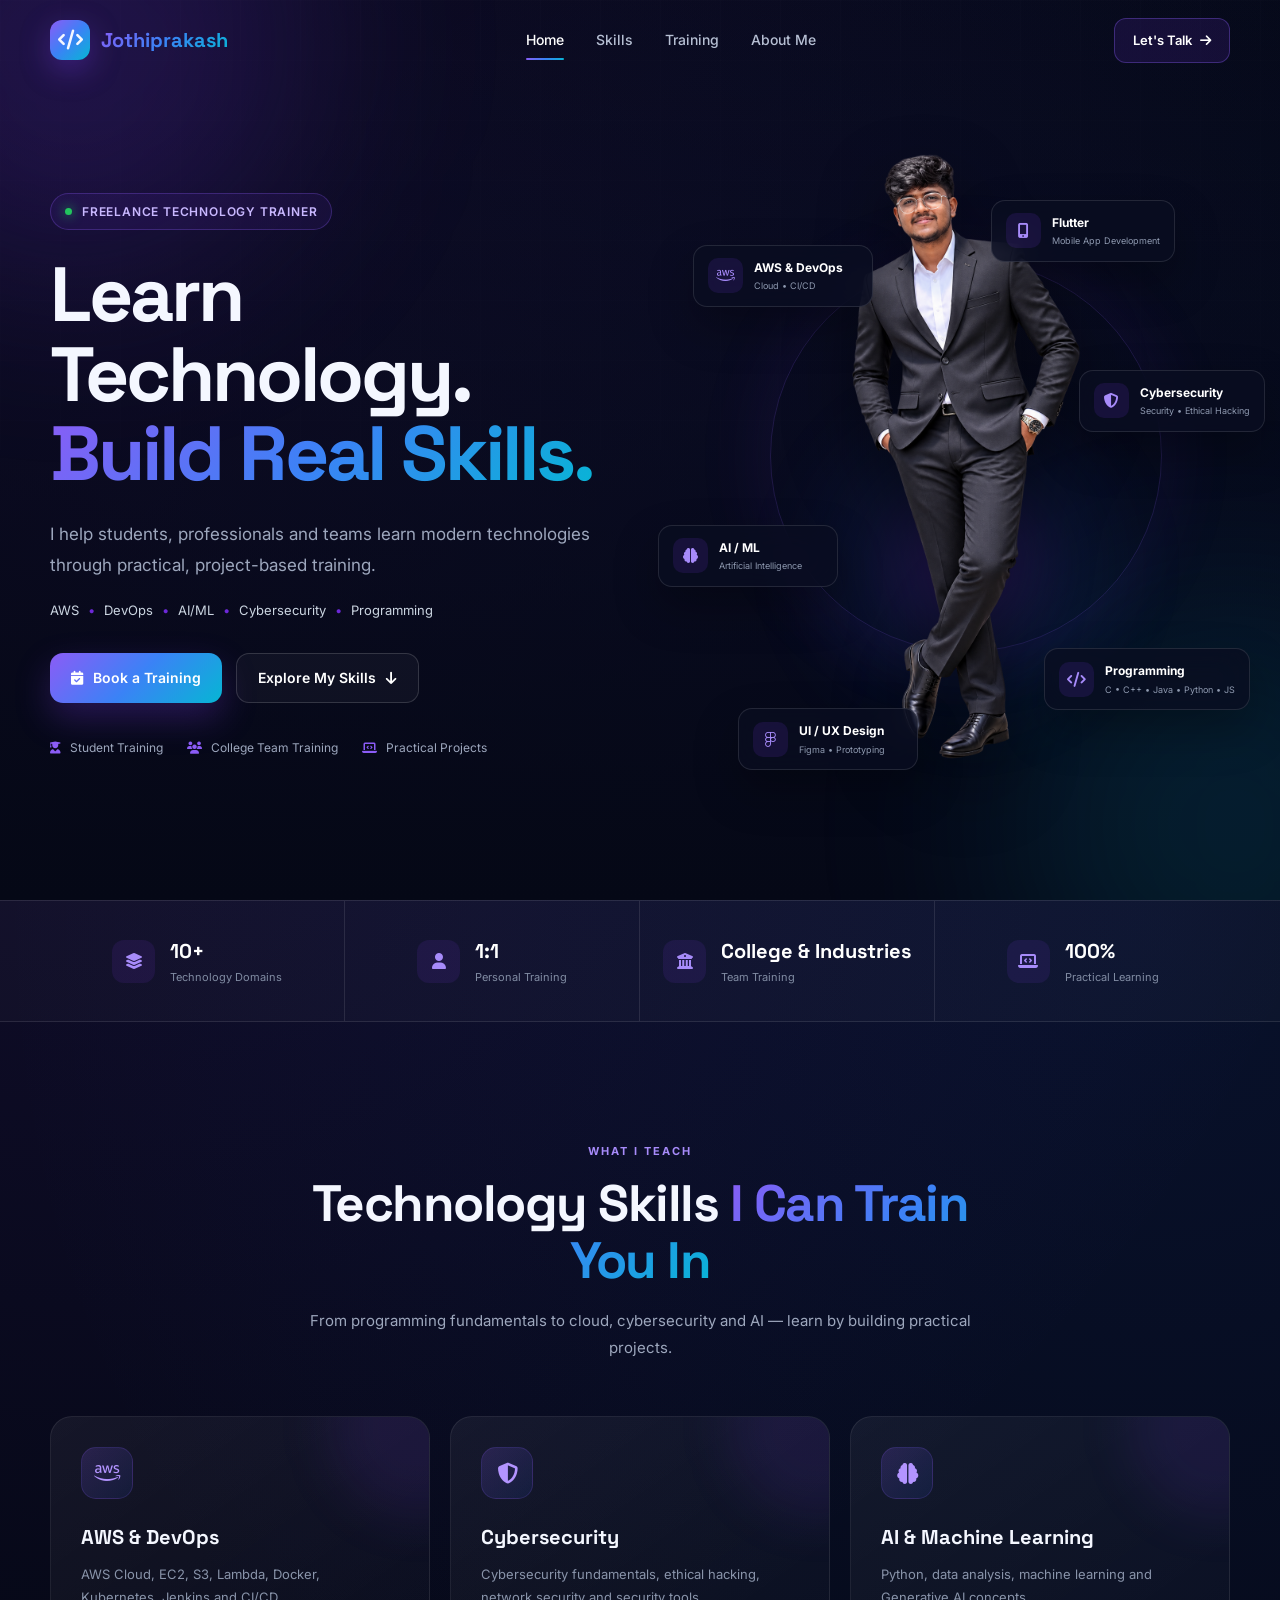
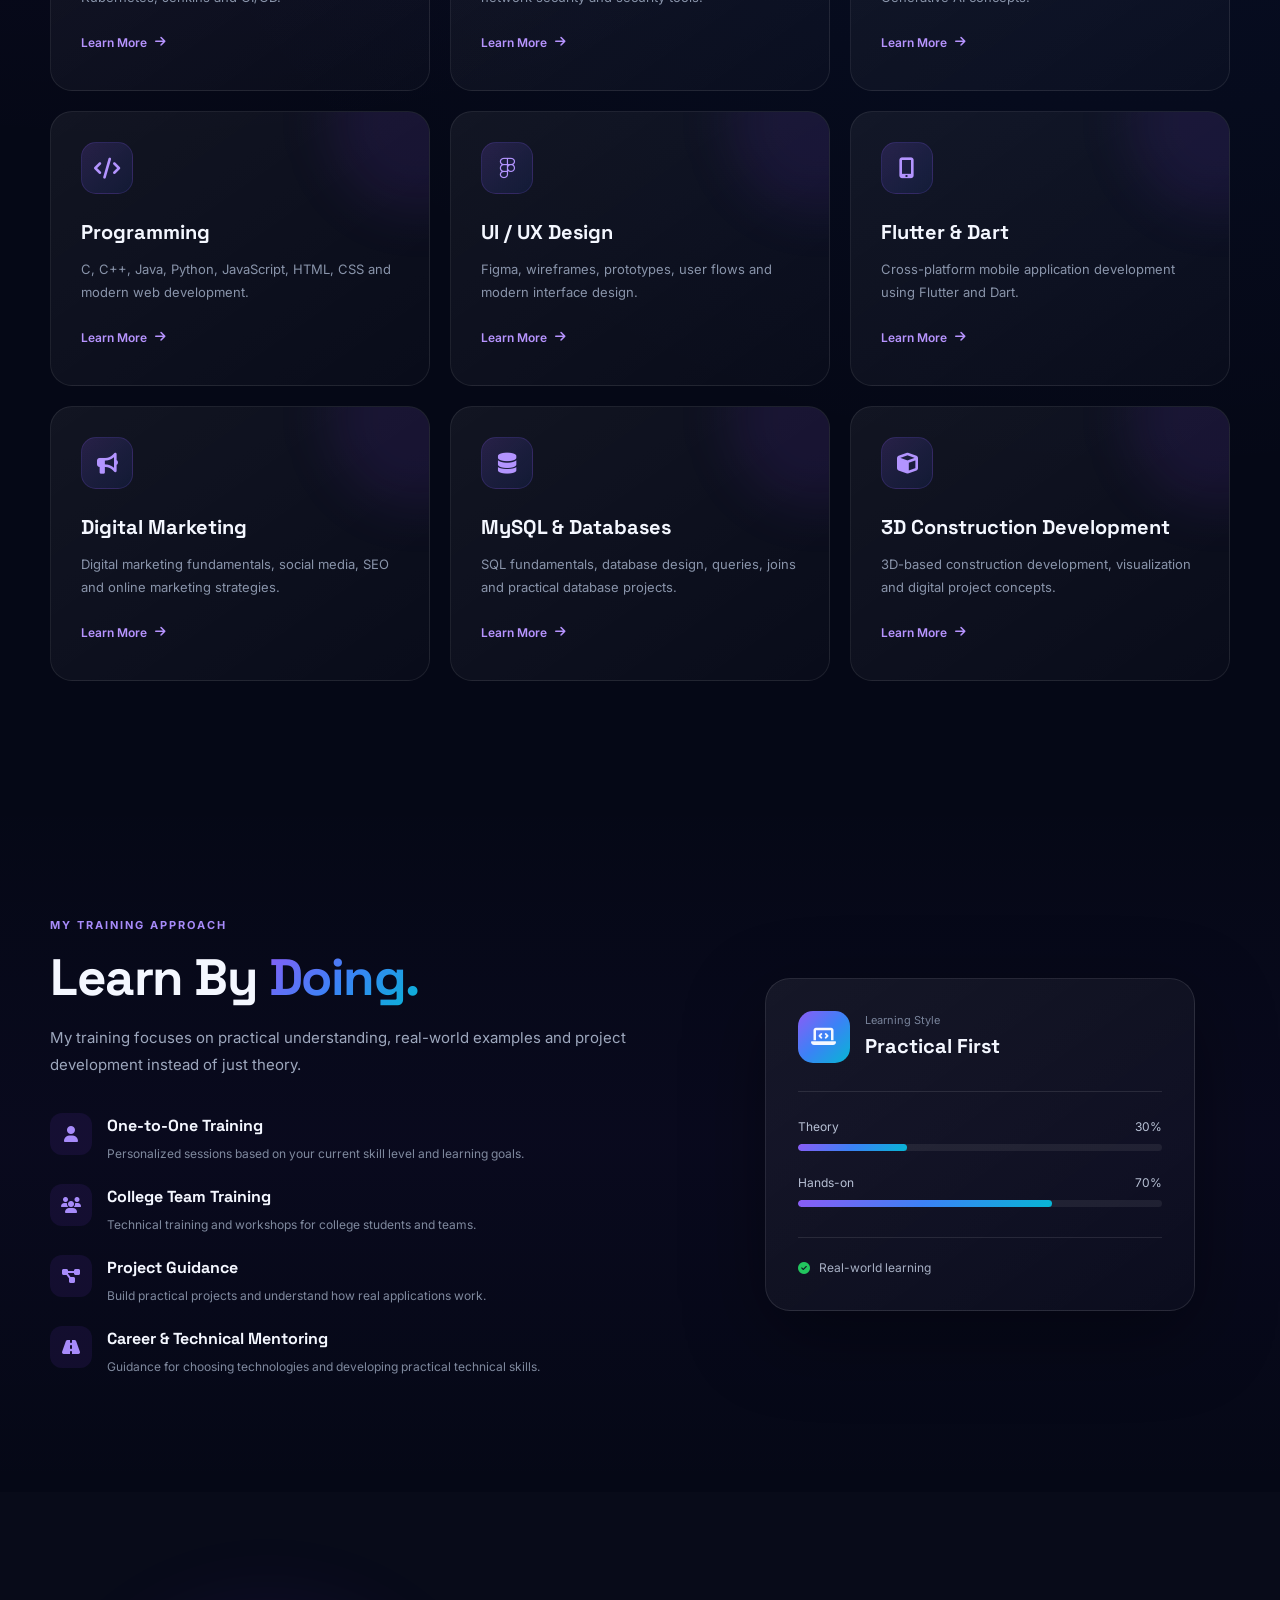
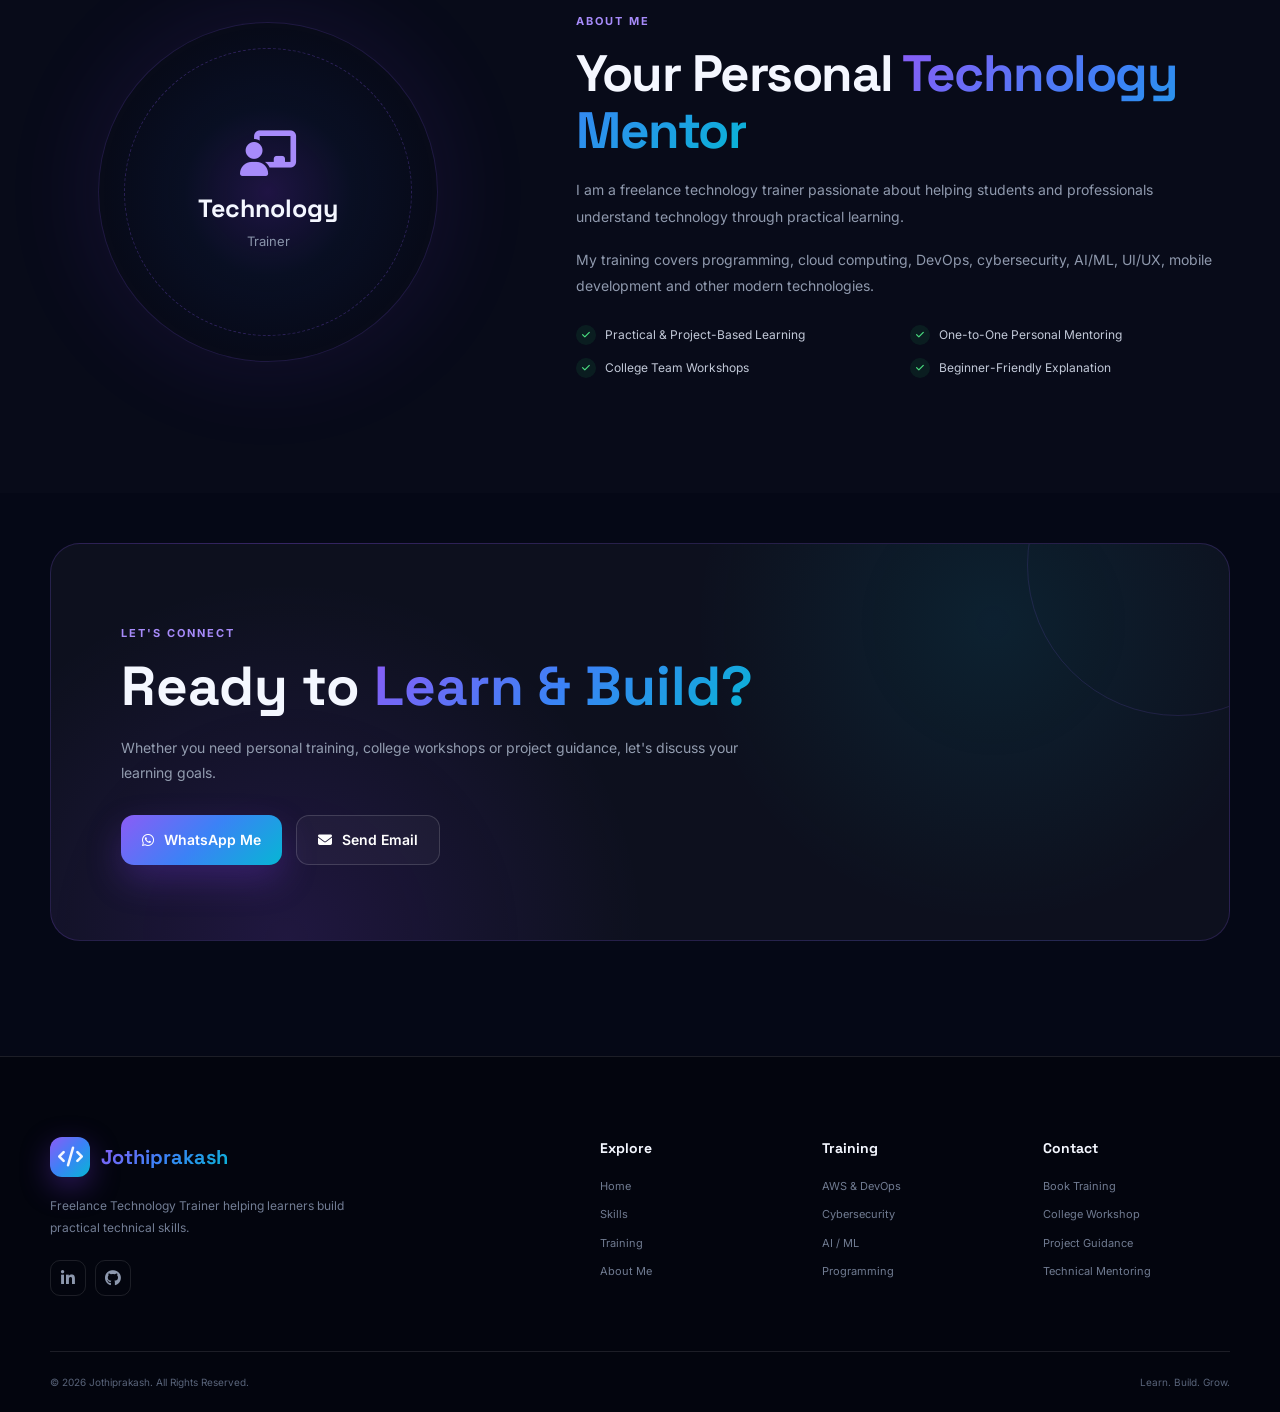
<file: index.html>
<!DOCTYPE html>
<html lang="en">
<head>
    <meta charset="UTF-8">
    <meta name="viewport" content="width=device-width, initial-scale=1.0">

    <title>Jothiprakash | Technology Trainer & Technical Mentor</title>

    <meta
        name="description"
        content="Jothiprakash is a freelance technology trainer offering practical training in AWS, DevOps, AI/ML, Cybersecurity, Programming, UI/UX, Flutter, Digital Marketing and more."
    >

    <meta
        name="keywords"
        content="Jothiprakash, Technology Trainer, Freelance Trainer, AWS Trainer, DevOps Trainer, Cybersecurity Trainer, AI ML Trainer, Python Trainer, Flutter Trainer, UI UX Trainer, Programming Trainer, Chennai"
    >

    <meta name="author" content="Jothiprakash">

    <!-- Google Fonts -->
    <link rel="preconnect" href="https://fonts.googleapis.com">
    <link rel="preconnect" href="https://fonts.gstatic.com" crossorigin>

    <link
        href="https://fonts.googleapis.com/css2?family=Inter:wght@400;500;600;700;800&family=Space+Grotesk:wght@500;600;700&display=swap"
        rel="stylesheet"
    >

    <!-- Font Awesome -->
    <link
        rel="stylesheet"
        href="https://cdnjs.cloudflare.com/ajax/libs/font-awesome/6.5.2/css/all.min.css"
    >

    <!-- Main CSS -->
    <link rel="stylesheet" href="css/styles.css">
</head>

<body>

    <!-- ================= NAVBAR ================= -->

    <header class="navbar">

        <div class="container nav-container">

            <a href="#home" class="logo">

                <span class="logo-icon">
                    <i class="fa-solid fa-code"></i>
                </span>

                <span class="logo-text">
                    Jothiprakash
                </span>

            </a>

            <nav class="nav-links">

                <a href="#home" class="active">
                    Home
                </a>

                <a href="#skills">
                    Skills
                </a>

                <a href="#training">
                    Training
                </a>

                <a href="#about">
                    About Me
                </a>

            </nav>

            <a href="#contact" class="nav-cta">
                Let's Talk
                <i class="fa-solid fa-arrow-right"></i>
            </a>

            <button
                class="menu-toggle"
                aria-label="Toggle Menu"
            >
                <i class="fa-solid fa-bars"></i>
            </button>

        </div>

    </header>


    <!-- ================= HERO ================= -->

    <main>

        <section class="hero" id="home">

            <div class="hero-glow hero-glow-1"></div>
            <div class="hero-glow hero-glow-2"></div>

            <div class="container hero-container">

                <!-- HERO CONTENT -->

                <div class="hero-content">

                    <div class="hero-badge">

                        <span class="badge-dot"></span>

                        Freelance Technology Trainer

                    </div>


                    <h1>

                        Learn Technology.

                        <br>

                        <span class="gradient-text">
                            Build Real Skills.
                        </span>

                    </h1>


                    <p class="hero-description">

                        I help students, professionals and teams
                        learn modern technologies through practical,
                        project-based training.

                    </p>


                    <div class="hero-tech-line">

                        <span>AWS</span>
                        <span>•</span>

                        <span>DevOps</span>
                        <span>•</span>

                        <span>AI/ML</span>
                        <span>•</span>

                        <span>Cybersecurity</span>
                        <span>•</span>

                        <span>Programming</span>

                    </div>


                    <div class="hero-buttons">

                        <a
                            href="#contact"
                            class="btn btn-primary"
                        >

                            <i class="fa-solid fa-calendar-check"></i>

                            Book a Training

                        </a>


                        <a
                            href="#skills"
                            class="btn btn-outline"
                        >

                            Explore My Skills

                            <i class="fa-solid fa-arrow-down"></i>

                        </a>

                    </div>


                    <div class="hero-trust">

                        <div class="trust-item">

                            <i class="fa-solid fa-user-graduate"></i>

                            <span>
                                Student Training
                            </span>

                        </div>


                        <div class="trust-item">

                            <i class="fa-solid fa-users"></i>

                            <span>
                                College Team Training
                            </span>

                        </div>


                        <div class="trust-item">

                            <i class="fa-solid fa-laptop-code"></i>

                            <span>
                                Practical Projects
                            </span>

                        </div>

                    </div>

                </div>


                <!-- HERO VISUAL -->

                <div class="hero-visual">

                    <div class="hero-glow"></div>


                    <!-- Trainer Image -->

                    <div class="tech-core">

                        <div class="tech-core-content">

                            <img
                                src="assets/trainer.png"
                                alt="Jothiprakash - Freelance Technology Trainer"
                                class="trainer-image"
                            >

                        </div>

                    </div>


                    <!-- AWS -->

                    <div class="tech-card tech-card-1">

                        <div class="tech-card-icon aws-icon">

                            <i class="fa-brands fa-aws"></i>

                        </div>

                        <div>

                            <strong>
                                AWS & DevOps
                            </strong>

                            <span>
                                Cloud • CI/CD
                            </span>

                        </div>

                    </div>


                    <!-- Cybersecurity -->

                    <div class="tech-card tech-card-2">

                        <div class="tech-card-icon cyber-icon">

                            <i class="fa-solid fa-shield-halved"></i>

                        </div>

                        <div>

                            <strong>
                                Cybersecurity
                            </strong>

                            <span>
                                Security • Ethical Hacking
                            </span>

                        </div>

                    </div>


                    <!-- AI -->

                    <div class="tech-card tech-card-3">

                        <div class="tech-card-icon ai-icon">

                            <i class="fa-solid fa-brain"></i>

                        </div>

                        <div>

                            <strong>
                                AI / ML
                            </strong>

                            <span>
                                Artificial Intelligence
                            </span>

                        </div>

                    </div>


                    <!-- Programming -->

                    <div class="tech-card tech-card-4">

                        <div class="tech-card-icon code-icon">

                            <i class="fa-solid fa-code"></i>

                        </div>

                        <div>

                            <strong>
                                Programming
                            </strong>

                            <span>
                                C • C++ • Java • Python • JS
                            </span>

                        </div>

                    </div>


                    <!-- UI UX -->

                    <div class="tech-card tech-card-5">

                        <div class="tech-card-icon design-icon">

                            <i class="fa-brands fa-figma"></i>

                        </div>

                        <div>

                            <strong>
                                UI / UX Design
                            </strong>

                            <span>
                                Figma • Prototyping
                            </span>

                        </div>

                    </div>


                    <!-- Flutter -->

                    <div class="tech-card tech-card-6">

                        <div class="tech-card-icon mobile-icon">

                            <i class="fa-solid fa-mobile-screen-button"></i>

                        </div>

                        <div>

                            <strong>
                                Flutter
                            </strong>

                            <span>
                                Mobile App Development
                            </span>

                        </div>

                    </div>

                </div>

            </div>

        </section>


        <!-- ================= STATS ================= -->

        <section class="stats">

            <div class="container stats-container">

                <div class="stat-item">

                    <div class="stat-icon">
                        <i class="fa-solid fa-layer-group"></i>
                    </div>

                    <div>

                        <div class="stat-number">
                            10+
                        </div>

                        <div class="stat-label">
                            Technology Domains
                        </div>

                    </div>

                </div>


                <div class="stat-item">

                    <div class="stat-icon">
                        <i class="fa-solid fa-user"></i>
                    </div>

                    <div>

                        <div class="stat-number">
                            1:1
                        </div>

                        <div class="stat-label">
                            Personal Training
                        </div>

                    </div>

                </div>


                <div class="stat-item">

                    <div class="stat-icon">
                        <i class="fa-solid fa-building-columns"></i>
                    </div>

                    <div>

                        <div class="stat-number">
                            College & Industries
                        </div>

                        <div class="stat-label">
                            Team Training
                        </div>

                    </div>

                </div>


                <div class="stat-item">

                    <div class="stat-icon">
                        <i class="fa-solid fa-laptop-code"></i>
                    </div>

                    <div>

                        <div class="stat-number">
                            100%
                        </div>

                        <div class="stat-label">
                            Practical Learning
                        </div>

                    </div>

                </div>

            </div>

        </section>


        <!-- ================= SKILLS ================= -->

        <section class="section" id="skills">

            <div class="container">

                <div class="section-header">

                    <span class="section-tag">
                        WHAT I TEACH
                    </span>

                    <h2 class="section-title">

                        Technology Skills

                        <span class="gradient-text">
                            I Can Train You In
                        </span>

                    </h2>

                    <p class="section-description">

                        From programming fundamentals to cloud,
                        cybersecurity and AI — learn by building
                        practical projects.

                    </p>

                </div>


                <div class="course-grid">


                    <!-- AWS -->

                    <div class="course-card">

                        <div class="course-icon">
                            <i class="fa-brands fa-aws"></i>
                        </div>

                        <h3>
                            AWS & DevOps
                        </h3>

                        <p>
                            AWS Cloud, EC2, S3, Lambda,
                            Docker, Kubernetes, Jenkins and CI/CD.
                        </p>

                        <a href="#contact" class="course-link">

                            Learn More

                            <i class="fa-solid fa-arrow-right"></i>

                        </a>

                    </div>


                    <!-- Cybersecurity -->

                    <div class="course-card">

                        <div class="course-icon">
                            <i class="fa-solid fa-shield-halved"></i>
                        </div>

                        <h3>
                            Cybersecurity
                        </h3>

                        <p>
                            Cybersecurity fundamentals,
                            ethical hacking, network security
                            and security tools.
                        </p>

                        <a href="#contact" class="course-link">

                            Learn More

                            <i class="fa-solid fa-arrow-right"></i>

                        </a>

                    </div>


                    <!-- AI ML -->

                    <div class="course-card">

                        <div class="course-icon">
                            <i class="fa-solid fa-brain"></i>
                        </div>

                        <h3>
                            AI & Machine Learning
                        </h3>

                        <p>
                            Python, data analysis,
                            machine learning and
                            Generative AI concepts.
                        </p>

                        <a href="#contact" class="course-link">

                            Learn More

                            <i class="fa-solid fa-arrow-right"></i>

                        </a>

                    </div>


                    <!-- Programming -->

                    <div class="course-card">

                        <div class="course-icon">
                            <i class="fa-solid fa-code"></i>
                        </div>

                        <h3>
                            Programming
                        </h3>

                        <p>
                            C, C++, Java, Python,
                            JavaScript, HTML, CSS and
                            modern web development.
                        </p>

                        <a href="#contact" class="course-link">

                            Learn More

                            <i class="fa-solid fa-arrow-right"></i>

                        </a>

                    </div>


                    <!-- UI UX -->

                    <div class="course-card">

                        <div class="course-icon">
                            <i class="fa-brands fa-figma"></i>
                        </div>

                        <h3>
                            UI / UX Design
                        </h3>

                        <p>
                            Figma, wireframes, prototypes,
                            user flows and modern
                            interface design.
                        </p>

                        <a href="#contact" class="course-link">

                            Learn More

                            <i class="fa-solid fa-arrow-right"></i>

                        </a>

                    </div>


                    <!-- Flutter -->

                    <div class="course-card">

                        <div class="course-icon">
                            <i class="fa-solid fa-mobile-screen-button"></i>
                        </div>

                        <h3>
                            Flutter & Dart
                        </h3>

                        <p>
                            Cross-platform mobile application
                            development using Flutter and Dart.
                        </p>

                        <a href="#contact" class="course-link">

                            Learn More

                            <i class="fa-solid fa-arrow-right"></i>

                        </a>

                    </div>


                    <!-- Digital Marketing -->

                    <div class="course-card">

                        <div class="course-icon">
                            <i class="fa-solid fa-bullhorn"></i>
                        </div>

                        <h3>
                            Digital Marketing
                        </h3>

                        <p>
                            Digital marketing fundamentals,
                            social media, SEO and
                            online marketing strategies.
                        </p>

                        <a href="#contact" class="course-link">

                            Learn More

                            <i class="fa-solid fa-arrow-right"></i>

                        </a>

                    </div>


                    <!-- MySQL -->

                    <div class="course-card">

                        <div class="course-icon">
                            <i class="fa-solid fa-database"></i>
                        </div>

                        <h3>
                            MySQL & Databases
                        </h3>

                        <p>
                            SQL fundamentals, database design,
                            queries, joins and practical
                            database projects.
                        </p>

                        <a href="#contact" class="course-link">

                            Learn More

                            <i class="fa-solid fa-arrow-right"></i>

                        </a>

                    </div>


                    <!-- 3D -->

                    <div class="course-card">

                        <div class="course-icon">
                            <i class="fa-solid fa-cube"></i>
                        </div>

                        <h3>
                            3D Construction Development
                        </h3>

                        <p>
                            3D-based construction development,
                            visualization and digital project
                            concepts.
                        </p>

                        <a href="#contact" class="course-link">

                            Learn More

                            <i class="fa-solid fa-arrow-right"></i>

                        </a>

                    </div>

                </div>

            </div>

        </section>


        <!-- ================= TRAINING ================= -->

        <section class="section training" id="training">

            <div class="container training-container">

                <div class="training-content">

                    <span class="section-tag">
                        MY TRAINING APPROACH
                    </span>

                    <h2 class="section-title">

                        Learn By

                        <span class="gradient-text">
                            Doing.
                        </span>

                    </h2>

                    <p class="section-description">

                        My training focuses on practical understanding,
                        real-world examples and project development
                        instead of just theory.

                    </p>


                    <div class="training-list">


                        <div class="training-item">

                            <div class="training-item-icon">
                                <i class="fa-solid fa-user"></i>
                            </div>

                            <div>

                                <h4>
                                    One-to-One Training
                                </h4>

                                <p>
                                    Personalized sessions based
                                    on your current skill level
                                    and learning goals.
                                </p>

                            </div>

                        </div>


                        <div class="training-item">

                            <div class="training-item-icon">
                                <i class="fa-solid fa-users"></i>
                            </div>

                            <div>

                                <h4>
                                    College Team Training
                                </h4>

                                <p>
                                    Technical training and
                                    workshops for college
                                    students and teams.
                                </p>

                            </div>

                        </div>


                        <div class="training-item">

                            <div class="training-item-icon">
                                <i class="fa-solid fa-diagram-project"></i>
                            </div>

                            <div>

                                <h4>
                                    Project Guidance
                                </h4>

                                <p>
                                    Build practical projects
                                    and understand how real
                                    applications work.
                                </p>

                            </div>

                        </div>


                        <div class="training-item">

                            <div class="training-item-icon">
                                <i class="fa-solid fa-road"></i>
                            </div>

                            <div>

                                <h4>
                                    Career & Technical Mentoring
                                </h4>

                                <p>
                                    Guidance for choosing
                                    technologies and developing
                                    practical technical skills.
                                </p>

                            </div>

                        </div>

                    </div>

                </div>


                <div class="training-visual">

                    <div class="training-card">

                        <div class="training-card-header">

                            <div class="training-card-icon">
                                <i class="fa-solid fa-laptop-code"></i>
                            </div>

                            <div>

                                <span>
                                    Learning Style
                                </span>

                                <h3>
                                    Practical First
                                </h3>

                            </div>

                        </div>


                        <div class="progress-item">

                            <div class="progress-info">

                                <span>
                                    Theory
                                </span>

                                <span>
                                    30%
                                </span>

                            </div>

                            <div class="progress-bar">

                                <div
                                    class="progress-fill"
                                    style="width:30%"
                                ></div>

                            </div>

                        </div>


                        <div class="progress-item">

                            <div class="progress-info">

                                <span>
                                    Hands-on
                                </span>

                                <span>
                                    70%
                                </span>

                            </div>

                            <div class="progress-bar">

                                <div
                                    class="progress-fill"
                                    style="width:70%"
                                ></div>

                            </div>

                        </div>


                        <div class="training-card-bottom">

                            <i class="fa-solid fa-circle-check"></i>

                            Real-world learning

                        </div>

                    </div>

                </div>

            </div>

        </section>


        <!-- ================= ABOUT ================= -->

        <section class="section about" id="about">

            <div class="container about-container">

                <div class="about-visual">

                    <div class="about-circle">

                        <div class="about-circle-content">

                            <i class="fa-solid fa-chalkboard-user"></i>

                            <strong>
                                Technology
                            </strong>

                            <span>
                                Trainer
                            </span>

                        </div>

                    </div>

                </div>


                <div class="about-content">

                    <span class="section-tag">
                        ABOUT ME
                    </span>

                    <h2 class="section-title">

                        Your Personal

                        <span class="gradient-text">
                            Technology Mentor
                        </span>

                    </h2>

                    <p>
                        I am a freelance technology trainer passionate
                        about helping students and professionals
                        understand technology through practical learning.
                    </p>

                    <p>
                        My training covers programming, cloud computing,
                        DevOps, cybersecurity, AI/ML, UI/UX, mobile
                        development and other modern technologies.
                    </p>


                    <div class="about-features">


                        <div class="about-feature">

                            <i class="fa-solid fa-check"></i>

                            <span>
                                Practical & Project-Based Learning
                            </span>

                        </div>


                        <div class="about-feature">

                            <i class="fa-solid fa-check"></i>

                            <span>
                                One-to-One Personal Mentoring
                            </span>

                        </div>


                        <div class="about-feature">

                            <i class="fa-solid fa-check"></i>

                            <span>
                                College Team Workshops
                            </span>

                        </div>


                        <div class="about-feature">

                            <i class="fa-solid fa-check"></i>

                            <span>
                                Beginner-Friendly Explanation
                            </span>

                        </div>

                    </div>

                </div>

            </div>

        </section>


        <!-- ================= CONTACT CTA ================= -->

        <section class="section cta" id="contact">

            <div class="container">

                <div class="cta-box">

                    <div class="cta-content">

                        <span class="section-tag">
                            LET'S CONNECT
                        </span>

                        <h2>

                            Ready to

                            <span class="gradient-text">
                                Learn & Build?
                            </span>

                        </h2>

                        <p>

                            Whether you need personal training,
                            college workshops or project guidance,
                            let's discuss your learning goals.

                        </p>


                        <div class="hero-buttons">


                            <!-- WhatsApp -->

                            <a
                                href="https://wa.me/917305708721?text=Hi%2C%20I%20am%20interested%20in%20your%20technology%20training."
                                target="_blank"
                                rel="noopener noreferrer"
                                class="btn btn-primary"
                            >

                                <i class="fa-brands fa-whatsapp"></i>

                                WhatsApp Me

                            </a>


                            <!-- Gmail -->

                            <a
                                href="https://mail.google.com/mail/?view=cm&fs=1&to=jothiprakash.jaganathan@gmail.com&su=Training%20Enquiry&body=Hi%20Jothiprakash%2C%0A%0AI%20am%20interested%20in%20your%20technology%20training."
                                target="_blank"
                                rel="noopener noreferrer"
                                class="btn btn-outline"
                            >

                                <i class="fa-solid fa-envelope"></i>

                                Send Email

                            </a>

                        </div>

                    </div>

                </div>

            </div>

        </section>

    </main>


    <!-- ================= FOOTER ================= -->

    <footer class="footer">

        <div class="container footer-container">

            <div class="footer-brand">

                <a href="#home" class="logo">

                    <span class="logo-icon">
                        <i class="fa-solid fa-code"></i>
                    </span>

                    <span class="logo-text">
                        Jothiprakash
                    </span>

                </a>

                <p>
                    Freelance Technology Trainer
                    helping learners build practical
                    technical skills.
                </p>


                <div class="social-links">

                    <a
                        href="https://www.linkedin.com/"
                        target="_blank"
                        rel="noopener noreferrer"
                        aria-label="LinkedIn"
                    >
                        <i class="fa-brands fa-linkedin-in"></i>
                    </a>

                    <a
                        href="https://github.com/"
                        target="_blank"
                        rel="noopener noreferrer"
                        aria-label="GitHub"
                    >
                        <i class="fa-brands fa-github"></i>
                    </a>

                </div>

            </div>


            <div class="footer-links">

                <div>

                    <h4>
                        Explore
                    </h4>

                    <a href="#home">
                        Home
                    </a>

                    <a href="#skills">
                        Skills
                    </a>

                    <a href="#training">
                        Training
                    </a>

                    <a href="#about">
                        About Me
                    </a>

                </div>


                <div>

                    <h4>
                        Training
                    </h4>

                    <a href="#skills">
                        AWS & DevOps
                    </a>

                    <a href="#skills">
                        Cybersecurity
                    </a>

                    <a href="#skills">
                        AI / ML
                    </a>

                    <a href="#skills">
                        Programming
                    </a>

                </div>


                <div>

                    <h4>
                        Contact
                    </h4>

                    <a href="#contact">
                        Book Training
                    </a>

                    <a href="#contact">
                        College Workshop
                    </a>

                    <a href="#contact">
                        Project Guidance
                    </a>

                    <a href="#contact">
                        Technical Mentoring
                    </a>

                </div>

            </div>

        </div>


        <div class="container footer-bottom">

            <p>
                ©
                <span id="currentYear"></span>
                Jothiprakash. All Rights Reserved.
            </p>

            <p>
                Learn. Build. Grow.
            </p>

        </div>

    </footer>


    <!-- JavaScript -->

    <script src="js/scripts.js"></script>

</body>
</html>
</file>
<file: css/styles.css>
/* =========================================================
   PERSONAL TECHNOLOGY TRAINER WEBSITE
   STYLE.CSS
   ========================================================= */


/* ================= ROOT ================= */

:root {

    --bg: #050816;
    --bg-secondary: #080d1f;
    --card: rgba(255, 255, 255, 0.055);

    --white: #ffffff;
    --text: #f4f7ff;
    --muted: #9da7bd;

    --primary: #7c3aed;
    --primary-light: #a855f7;
    --blue: #2563eb;
    --cyan: #06b6d4;

    --border: rgba(255, 255, 255, 0.10);

    --gradient:
        linear-gradient(
            135deg,
            #8b5cf6,
            #3b82f6,
            #06b6d4
        );

    --container: 1180px;

    --shadow:
        0 25px 80px rgba(0, 0, 0, 0.35);

    --transition:
        all 0.35s ease;

}


/* ================= RESET ================= */

* {

    margin: 0;
    padding: 0;

    box-sizing: border-box;

}


html {

    scroll-behavior: smooth;

}


body {

    font-family: "Inter", sans-serif;

    background:
        radial-gradient(
            circle at 10% 10%,
            rgba(124, 58, 237, 0.12),
            transparent 30%
        ),
        radial-gradient(
            circle at 90% 20%,
            rgba(37, 99, 235, 0.10),
            transparent 30%
        ),
        var(--bg);

    color: var(--text);

    line-height: 1.6;

    overflow-x: hidden;

}


a {

    text-decoration: none;

    color: inherit;

}


button {

    font-family: inherit;

}


img {

    max-width: 100%;

    display: block;

}


/* ================= CONTAINER ================= */

.container {

    width: min(
        calc(100% - 40px),
        var(--container)
    );

    margin: auto;

}


/* =========================================================
   NAVBAR
   ========================================================= */

.navbar {

    position: fixed;

    top: 0;
    left: 0;

    width: 100%;

    z-index: 999;

    padding: 18px 0;

    border-bottom:
        1px solid transparent;

    transition: var(--transition);

}


.navbar.scrolled {

    background:
        rgba(5, 8, 22, 0.82);

    backdrop-filter: blur(20px);

    border-color: var(--border);

    padding: 13px 0;

}


.nav-container {

    display: flex;

    align-items: center;

    justify-content: space-between;

    gap: 30px;

}


/* ================= LOGO ================= */

.logo {

    display: flex;

    align-items: center;

    gap: 11px;

    font-family: "Space Grotesk", sans-serif;

    font-weight: 700;

    font-size: 20px;

    white-space: nowrap;

}


.logo-icon {

    width: 40px;
    height: 40px;

    display: grid;

    place-items: center;

    border-radius: 12px;

    background: var(--gradient);

    box-shadow:
        0 10px 30px rgba(124, 58, 237, 0.35);

}


.logo-text {
    background: var(--gradient);

    background-clip: text;
    -webkit-background-clip: text;

    -webkit-text-fill-color: transparent;
}

/* ================= NAV LINKS ================= */

.nav-links {

    display: flex;

    align-items: center;

    gap: 32px;

}


.nav-links a {

    position: relative;

    color: #b7c0d4;

    font-size: 14px;

    font-weight: 500;

    transition: var(--transition);

}


.nav-links a:hover,
.nav-links a.active {

    color: white;

}


.nav-links a::after {

    content: "";

    position: absolute;

    left: 0;
    bottom: -8px;

    width: 0;
    height: 2px;

    border-radius: 20px;

    background: var(--gradient);

    transition: width 0.3s ease;

}


.nav-links a:hover::after,
.nav-links a.active::after {

    width: 100%;

}


/* ================= NAV CTA ================= */

.nav-cta {

    display: flex;

    align-items: center;

    gap: 8px;

    padding: 11px 18px;

    border-radius: 12px;

    background:
        rgba(124, 58, 237, 0.13);

    border: 1px solid
        rgba(139, 92, 246, 0.35);

    color: white;

    font-size: 13px;

    font-weight: 600;

    transition: var(--transition);

}


.nav-cta:hover {

    transform: translateY(-2px);

    background:
        rgba(124, 58, 237, 0.25);

    box-shadow:
        0 10px 30px
        rgba(124, 58, 237, 0.22);

}


/* ================= MOBILE MENU ================= */

.menu-toggle {

    display: none;

    width: 42px;
    height: 42px;

    border: 1px solid var(--border);

    border-radius: 10px;

    background:
        rgba(255, 255, 255, 0.05);

    color: white;

    cursor: pointer;

    font-size: 18px;

}


/* =========================================================
   HERO
   ========================================================= */

.hero {

    position: relative;

    min-height: 100vh;

    padding:
        150px 0
        100px;

    display: flex;

    align-items: center;

    overflow: hidden;

    background:
        linear-gradient(
            180deg,
            rgba(5, 8, 22, 0.2),
            rgba(5, 8, 22, 1)
        );

}


/* ================= HERO GRID ================= */

.hero::before {

    content: "";

    position: absolute;

    inset: 0;

    opacity: 0.25;

    background-image:

        linear-gradient(
            rgba(255,255,255,0.035) 1px,
            transparent 1px
        ),

        linear-gradient(
            90deg,
            rgba(255,255,255,0.035) 1px,
            transparent 1px
        );

    background-size: 60px 60px;

    mask-image:
        linear-gradient(
            to bottom,
            black,
            transparent
        );

}


/* ================= GLOWS ================= */

.hero-glow {

    position: absolute;

    width: 450px;
    height: 450px;

    border-radius: 50%;

    filter: blur(100px);

    pointer-events: none;

}


.hero-glow-1 {

    top: -180px;
    left: -150px;

    background:
        rgba(124, 58, 237, 0.18);

}


.hero-glow-2 {

    right: -180px;
    bottom: -150px;

    background:
        rgba(6, 182, 212, 0.12);

}


/* ================= HERO CONTAINER ================= */

.hero-container {

    position: relative;

    z-index: 2;

    display: grid;

    grid-template-columns:
        1.05fr
        0.95fr;

    align-items: center;

    gap: 70px;

}


/* ================= HERO CONTENT ================= */

.hero-content {

    max-width: 680px;

}


.hero-badge {

    display: inline-flex;

    align-items: center;

    gap: 10px;

    padding: 8px 14px;

    margin-bottom: 25px;

    border-radius: 100px;

    border:
        1px solid
        rgba(139, 92, 246, 0.28);

    background:
        rgba(124, 58, 237, 0.09);

    color: #c9b8ff;

    font-size: 12px;

    font-weight: 600;

    text-transform: uppercase;

    letter-spacing: 0.8px;

}


.badge-dot {

    width: 7px;
    height: 7px;

    border-radius: 50%;

    background: #22c55e;

    box-shadow:
        0 0 12px #22c55e;

}


.hero h1 {

    font-family: "Space Grotesk", sans-serif;

    font-size: clamp(
        46px,
        6vw,
        78px
    );

    line-height: 1.04;

    letter-spacing: -3px;

    margin-bottom: 25px;

}


.gradient-text {

    background: var(--gradient);

    -webkit-background-clip: text;

    -webkit-text-fill-color: transparent;

    background-clip: text;

}


.hero-description {

    max-width: 620px;

    color: var(--muted);

    font-size: 17px;

    line-height: 1.8;

    margin-bottom: 20px;

}


/* ================= HERO TECHNOLOGY LINE ================= */

.hero-tech-line {

    display: flex;

    flex-wrap: wrap;

    align-items: center;

    gap: 9px;

    color: #cbd5e1;

    font-size: 13px;

    margin-bottom: 32px;

}


.hero-tech-line span:nth-child(even) {

    color: #6d28d9;

}


/* ================= HERO BUTTONS ================= */

.hero-buttons {

    display: flex;

    align-items: center;

    flex-wrap: wrap;

    gap: 14px;

}


.btn {

    display: inline-flex;

    align-items: center;

    justify-content: center;

    gap: 10px;

    min-height: 50px;

    padding:
        0 21px;

    border-radius: 13px;

    font-size: 14px;

    font-weight: 600;

    transition: var(--transition);

}


.btn-primary {

    color: white;

    background: var(--gradient);

    box-shadow:
        0 15px 35px
        rgba(124, 58, 237, 0.27);

}


.btn-primary:hover {

    transform: translateY(-3px);

    box-shadow:
        0 20px 45px
        rgba(124, 58, 237, 0.38);

}


.btn-outline {

    border:
        1px solid
        rgba(255,255,255,0.15);

    background:
        rgba(255,255,255,0.035);

    color: white;

}


.btn-outline:hover {

    border-color:
        rgba(139, 92, 246, 0.55);

    background:
        rgba(124,58,237,0.08);

    transform: translateY(-3px);

}


/* ================= HERO TRUST ================= */

.hero-trust {

    display: flex;

    flex-wrap: wrap;

    gap: 24px;

    margin-top: 35px;

}


.trust-item {

    display: flex;

    align-items: center;

    gap: 9px;

    color: #9da7bd;

    font-size: 12px;

}


.trust-item i {

    color: #8b5cf6;

}


/* =========================================================
   HERO VISUAL
   ========================================================= */

.hero-visual {

    position: relative;

    min-height: 600px;

    display: flex;

    align-items: center;

    justify-content: center;

}


/* ================= PHOTO CORE ================= */

.tech-core {

    position: relative;

    width: 430px;
    height: 570px;

    display: flex;

    align-items: flex-end;

    justify-content: center;

    border-radius:
        50% 50% 35px 35px;

    overflow: visible;

}


/* Glow behind person */

.tech-core::before {

    content: "";

    position: absolute;

    width: 390px;
    height: 390px;

    border-radius: 50%;

    background:
        radial-gradient(
            circle,
            rgba(124,58,237,0.35),
            rgba(37,99,235,0.08),
            transparent 70%
        );

    filter: blur(25px);

    z-index: -2;

}


/* Circle ring */

.tech-core::after {

    content: "";

    position: absolute;

    width: 390px;
    height: 390px;

    border-radius: 50%;

    border:
        1px solid
        rgba(139,92,246,0.18);

    box-shadow:
        0 0 80px
        rgba(124,58,237,0.10);

    top: 70px;

    z-index: -1;

}


/* ================= IMAGE ================= */

.tech-core-content {

    position: relative;

    width: 100%;
    height: 100%;

    display: flex;

    align-items: flex-end;

    justify-content: center;

}


.trainer-image {

    position: relative;

    z-index: 5;

    width: 470px;

    max-width: none;

    height: 610px;

    object-fit: contain;

    object-position: center bottom;

    filter:
        drop-shadow(
            0 30px 35px
            rgba(0,0,0,0.45)
        );

    transition:
        transform 0.5s ease;

}


.hero-visual:hover .trainer-image {

    transform:
        translateY(-8px)
        scale(1.015);

}


/* =========================================================
   FLOATING TECHNOLOGY CARDS
   ========================================================= */

.tech-card {

    position: absolute;

    z-index: 10;

    display: flex;

    align-items: center;

    gap: 11px;

    min-width: 180px;

    padding: 12px 14px;

    border:
        1px solid
        rgba(255,255,255,0.11);

    border-radius: 14px;

    background:
        rgba(10, 14, 32, 0.78);

    backdrop-filter: blur(16px);

    box-shadow:
        0 20px 45px
        rgba(0,0,0,0.28);

    animation:
        floatCard 5s ease-in-out infinite;

}


.tech-card strong {

    display: block;

    color: white;

    font-size: 12px;

    margin-bottom: 2px;

}


.tech-card span {

    display: block;

    color: #8f9ab0;

    font-size: 9px;

}


.tech-card-icon {

    width: 35px;
    height: 35px;

    display: grid;

    place-items: center;

    border-radius: 10px;

    background:
        rgba(124,58,237,0.13);

    color: #a78bfa;

    font-size: 15px;

}


.tech-card-1 {

    top: 70px;
    left: -10px;

}


.tech-card-2 {

    top: 195px;
    right: -35px;

    animation-delay: 0.8s;

}


.tech-card-3 {

    top: 350px;
    left: -45px;

    animation-delay: 1.5s;

}


.tech-card-4 {

    bottom: 65px;
    right: -20px;

    animation-delay: 2.2s;

}


.tech-card-5 {

    bottom: 5px;
    left: 35px;

    animation-delay: 2.8s;

}


.tech-card-6 {

    top: 25px;
    right: 55px;

    animation-delay: 3.4s;

}


@keyframes floatCard {

    0%,
    100% {

        transform:
            translateY(0);

    }

    50% {

        transform:
            translateY(-10px);

    }

}


/* =========================================================
   STATS
   ========================================================= */

.stats {

    position: relative;

    z-index: 5;

    border-top:
        1px solid var(--border);

    border-bottom:
        1px solid var(--border);

    background:
        rgba(255,255,255,0.018);

}


.stats-container {

    display: grid;

    grid-template-columns:
        repeat(4, 1fr);

}


.stat-item {

    min-height: 120px;

    display: flex;

    align-items: center;

    justify-content: center;

    gap: 15px;

    border-right:
        1px solid var(--border);

}


.stat-item:last-child {

    border-right: 0;

}


.stat-icon {

    width: 43px;
    height: 43px;

    display: grid;

    place-items: center;

    border-radius: 12px;

    background:
        rgba(124,58,237,0.11);

    color: #a78bfa;

}


.stat-number {

    font-family: "Space Grotesk", sans-serif;

    font-size: 20px;

    font-weight: 700;

    color: white;

}


.stat-label {

    color: #818ca3;

    font-size: 11px;

    margin-top: 2px;

}


/* =========================================================
   SECTION
   ========================================================= */

.section {

    position: relative;

    padding: 115px 0;

}


.section-header {

    max-width: 720px;

    margin:
        0 auto
        55px;

    text-align: center;

}


.section-tag {

    display: inline-block;

    margin-bottom: 14px;

    color: #a78bfa;

    font-size: 11px;

    font-weight: 700;

    letter-spacing: 2px;

    text-transform: uppercase;

}


.section-title {

    font-family: "Space Grotesk", sans-serif;

    font-size: clamp(
        34px,
        4vw,
        52px
    );

    line-height: 1.12;

    letter-spacing: -1.5px;

    margin-bottom: 18px;

}


.section-description {

    color: var(--muted);

    font-size: 15px;

    line-height: 1.8;

}


/* =========================================================
   SKILLS / COURSE CARDS
   ========================================================= */

.course-grid {

    display: grid;

    grid-template-columns:
        repeat(3, 1fr);

    gap: 20px;

}


.course-card {

    position: relative;

    padding: 30px;

    min-height: 275px;

    border:
        1px solid
        rgba(255,255,255,0.08);

    border-radius: 22px;

    background:
        linear-gradient(
            145deg,
            rgba(255,255,255,0.055),
            rgba(255,255,255,0.018)
        );

    overflow: hidden;

    transition:
        transform 0.4s ease,
        border-color 0.4s ease,
        box-shadow 0.4s ease;

}


.course-card::before {

    content: "";

    position: absolute;

    width: 180px;
    height: 180px;

    right: -80px;
    top: -80px;

    border-radius: 50%;

    background:
        rgba(124,58,237,0.10);

    filter: blur(25px);

}


.course-card:hover {

    transform:
        translateY(-8px);

    border-color:
        rgba(139,92,246,0.35);

    box-shadow:
        0 25px 60px
        rgba(0,0,0,0.25);

}


.course-icon {

    width: 52px;
    height: 52px;

    display: grid;

    place-items: center;

    border-radius: 15px;

    margin-bottom: 22px;

    background:
        linear-gradient(
            135deg,
            rgba(139,92,246,0.18),
            rgba(37,99,235,0.10)
        );

    border:
        1px solid
        rgba(139,92,246,0.18);

    color: #b394ff;

    font-size: 21px;

}


.course-card h3 {

    position: relative;

    font-family: "Space Grotesk", sans-serif;

    font-size: 20px;

    margin-bottom: 10px;

}


.course-card p {

    position: relative;

    color: #8994aa;

    font-size: 13px;

    line-height: 1.75;

    margin-bottom: 20px;

}


.course-link {

    position: relative;

    display: inline-flex;

    align-items: center;

    gap: 8px;

    color: #b794ff;

    font-size: 12px;

    font-weight: 600;

    transition: var(--transition);

}


.course-link:hover {

    gap: 13px;

    color: white;

}


/* =========================================================
   TRAINING
   ========================================================= */

.training {

    background:
        linear-gradient(
            180deg,
            transparent,
            rgba(124,58,237,0.035),
            transparent
        );

}


.training-container {

    display: grid;

    grid-template-columns:
        1fr
        0.85fr;

    gap: 90px;

    align-items: center;

}


.training-content {

    max-width: 650px;

}


.training-list {

    display: grid;

    gap: 20px;

    margin-top: 35px;

}


.training-item {

    display: flex;

    gap: 15px;

}


.training-item-icon {

    flex-shrink: 0;

    width: 42px;
    height: 42px;

    display: grid;

    place-items: center;

    border-radius: 12px;

    background:
        rgba(124,58,237,0.10);

    color: #a78bfa;

}


.training-item h4 {

    font-family: "Space Grotesk", sans-serif;

    font-size: 16px;

    margin-bottom: 5px;

}


.training-item p {

    color: #7f899e;

    font-size: 12px;

    line-height: 1.7;

}


/* =========================================================
   TRAINING VISUAL
   ========================================================= */

.training-visual {

    display: flex;

    justify-content: center;

}


.training-card {

    width: 100%;

    max-width: 430px;

    padding: 32px;

    border:
        1px solid
        rgba(255,255,255,0.10);

    border-radius: 25px;

    background:
        linear-gradient(
            145deg,
            rgba(255,255,255,0.06),
            rgba(255,255,255,0.02)
        );

    box-shadow:
        var(--shadow);

}


.training-card-header {

    display: flex;

    align-items: center;

    gap: 15px;

    padding-bottom: 28px;

    margin-bottom: 25px;

    border-bottom:
        1px solid var(--border);

}


.training-card-icon {

    width: 52px;
    height: 52px;

    display: grid;

    place-items: center;

    border-radius: 15px;

    background: var(--gradient);

    font-size: 20px;

}


.training-card-header span {

    display: block;

    color: #78839a;

    font-size: 11px;

}


.training-card-header h3 {

    font-family: "Space Grotesk", sans-serif;

    font-size: 20px;

}


.progress-item {

    margin-bottom: 22px;

}


.progress-info {

    display: flex;

    justify-content: space-between;

    margin-bottom: 8px;

    color: #b7c0d4;

    font-size: 12px;

}


.progress-bar {

    height: 7px;

    overflow: hidden;

    border-radius: 20px;

    background:
        rgba(255,255,255,0.07);

}


.progress-fill {

    height: 100%;

    border-radius: inherit;

    background: var(--gradient);

}


.training-card-bottom {

    display: flex;

    align-items: center;

    gap: 9px;

    margin-top: 30px;

    padding-top: 20px;

    border-top:
        1px solid var(--border);

    color: #a7b0c4;

    font-size: 12px;

}


.training-card-bottom i {

    color: #22c55e;

}


/* =========================================================
   ABOUT
   ========================================================= */

.about {

    background:
        rgba(255,255,255,0.012);

}


.about-container {

    display: grid;

    grid-template-columns:
        0.8fr
        1.2fr;

    align-items: center;

    gap: 90px;

}


.about-visual {

    display: flex;

    align-items: center;

    justify-content: center;

}


.about-circle {

    position: relative;

    width: 340px;
    height: 340px;

    display: grid;

    place-items: center;

    border-radius: 50%;

    background:
        radial-gradient(
            circle,
            rgba(124,58,237,0.20),
            rgba(37,99,235,0.05),
            transparent 70%
        );

    border:
        1px solid
        rgba(139,92,246,0.18);

    box-shadow:
        0 0 100px
        rgba(124,58,237,0.12);

}


.about-circle::before {

    content: "";

    position: absolute;

    inset: 25px;

    border-radius: 50%;

    border:
        1px dashed
        rgba(139,92,246,0.28);

    animation:
        rotateCircle 18s linear infinite;

}


@keyframes rotateCircle {

    from {

        transform: rotate(0);

    }

    to {

        transform: rotate(360deg);

    }

}


.about-circle-content {

    position: relative;

    z-index: 2;

    text-align: center;

}


.about-circle-content i {

    display: block;

    margin-bottom: 12px;

    color: #a78bfa;

    font-size: 45px;

}


.about-circle-content strong {

    display: block;

    font-family: "Space Grotesk", sans-serif;

    font-size: 25px;

}


.about-circle-content span {

    color: #8994aa;

    font-size: 13px;

}


.about-content p {

    color: #8f99ad;

    font-size: 14px;

    line-height: 1.9;

    margin-bottom: 16px;

}


.about-features {

    display: grid;

    grid-template-columns:
        repeat(2, 1fr);

    gap: 13px;

    margin-top: 25px;

}


.about-feature {

    display: flex;

    align-items: center;

    gap: 9px;

    color: #c1c8d7;

    font-size: 12px;

}


.about-feature i {

    width: 20px;
    height: 20px;

    display: grid;

    place-items: center;

    border-radius: 50%;

    background:
        rgba(34,197,94,0.10);

    color: #4ade80;

    font-size: 9px;

}


/* =========================================================
   CTA
   ========================================================= */

.cta {

    padding-top: 50px;

}


.cta-box {

    position: relative;

    overflow: hidden;

    padding: 75px 70px;

    border:
        1px solid
        rgba(139,92,246,0.20);

    border-radius: 30px;

    background:
        radial-gradient(
            circle at 80% 20%,
            rgba(6,182,212,0.10),
            transparent 30%
        ),
        radial-gradient(
            circle at 20% 100%,
            rgba(124,58,237,0.16),
            transparent 35%
        ),
        rgba(255,255,255,0.035);

}


.cta-box::before {

    content: "";

    position: absolute;

    width: 300px;
    height: 300px;

    right: -100px;
    top: -130px;

    border-radius: 50%;

    border:
        1px solid
        rgba(139,92,246,0.15);

}


.cta-content {

    position: relative;

    z-index: 2;

    max-width: 750px;

}


.cta h2 {

    font-family: "Space Grotesk", sans-serif;

    font-size: clamp(
        35px,
        5vw,
        55px
    );

    line-height: 1.1;

    margin-bottom: 18px;

}


.cta p {

    max-width: 620px;

    color: #929caf;

    font-size: 14px;

    line-height: 1.8;

    margin-bottom: 30px;

}


/* =========================================================
   FOOTER
   ========================================================= */

.footer {

    padding-top: 80px;

    background:
        #03050e;

    border-top:
        1px solid var(--border);

}


.footer-container {

    display: grid;

    grid-template-columns:
        1fr
        1.4fr;

    gap: 100px;

    padding-bottom: 55px;

}


.footer-brand {

    max-width: 330px;

}


.footer-brand p {

    color: #727d94;

    font-size: 12px;

    line-height: 1.8;

    margin-top: 18px;

}


.social-links {

    display: flex;

    gap: 9px;

    margin-top: 22px;

}


.social-links a {

    width: 36px;
    height: 36px;

    display: grid;

    place-items: center;

    border:
        1px solid var(--border);

    border-radius: 10px;

    color: #8d98ae;

    transition: var(--transition);

}


.social-links a:hover {

    color: white;

    border-color:
        rgba(139,92,246,0.45);

    background:
        rgba(124,58,237,0.10);

    transform:
        translateY(-3px);

}


/* ================= FOOTER LINKS ================= */

.footer-links {

    display: grid;

    grid-template-columns:
        repeat(3, 1fr);

    gap: 35px;

}


.footer-links h4 {

    margin-bottom: 18px;

    font-family: "Space Grotesk", sans-serif;

    font-size: 14px;

}


.footer-links a {

    display: block;

    color: #707b91;

    font-size: 11px;

    margin-bottom: 11px;

    transition: var(--transition);

}


.footer-links a:hover {

    color: #b99cff;

    transform:
        translateX(3px);

}


/* ================= FOOTER BOTTOM ================= */

.footer-bottom {

    display: flex;

    align-items: center;

    justify-content: space-between;

    gap: 20px;

    padding:
        22px 0;

    border-top:
        1px solid var(--border);

    color: #59647a;

    font-size: 10px;

}


/* =========================================================
   SCROLL REVEAL
   ========================================================= */

.course-card,
.training-item,
.about-content,
.training-card,
.stat-item {

    opacity: 0;

    transform:
        translateY(25px);

    transition:
        opacity 0.7s ease,
        transform 0.7s ease;

}


.course-card.visible,
.training-item.visible,
.about-content.visible,
.training-card.visible,
.stat-item.visible {

    opacity: 1;

    transform:
        translateY(0);

}


/* =========================================================
   SELECTION
   ========================================================= */

::selection {

    background:
        rgba(139,92,246,0.35);

    color: white;

}


/* =========================================================
   SCROLLBAR
   ========================================================= */

::-webkit-scrollbar {

    width: 7px;

}


::-webkit-scrollbar-track {

    background: #03050e;

}


::-webkit-scrollbar-thumb {

    background:
        linear-gradient(
            #7c3aed,
            #2563eb
        );

    border-radius: 20px;

}


/* =========================================================
   RESPONSIVE - TABLET
   ========================================================= */

@media (max-width: 1100px) {

    .hero-container {

        gap: 30px;

    }


    .hero h1 {

        font-size: 58px;

    }


    .hero-visual {

        transform:
            scale(0.88);

    }


    .tech-card-1 {

        left: 0;

    }


    .tech-card-2 {

        right: 0;

    }


    .tech-card-3 {

        left: 0;

    }


    .tech-card-4 {

        right: 0;

    }

}


/* =========================================================
   RESPONSIVE - 900px
   ========================================================= */

@media (max-width: 900px) {

    .nav-links {

        position: absolute;

        top: 75px;
        left: 20px;
        right: 20px;

        display: none;

        flex-direction: column;

        align-items: flex-start;

        gap: 0;

        padding: 18px;

        border:
            1px solid var(--border);

        border-radius: 18px;

        background:
            rgba(5,8,22,0.96);

        backdrop-filter:
            blur(20px);

    }


    .nav-links.show {

        display: flex;

    }


    .nav-links a {

        width: 100%;

        padding: 12px 8px;

    }


    .nav-links a::after {

        display: none;

    }


    .menu-toggle {

        display: block;

    }


    .nav-cta {

        display: none;

    }


    .hero {

        padding-top: 125px;

    }


    .hero-container {

        grid-template-columns: 1fr;

        text-align: center;

    }


    .hero-content {

        margin: auto;

    }


    .hero-description {

        margin-left: auto;
        margin-right: auto;

    }


    .hero-tech-line {

        justify-content: center;

    }


    .hero-buttons {

        justify-content: center;

    }


    .hero-trust {

        justify-content: center;

    }


    .hero-visual {

        min-height: 580px;

        transform:
            scale(0.9);

        margin-top: -30px;

    }


    .course-grid {

        grid-template-columns:
            repeat(2, 1fr);

    }


    .training-container {

        grid-template-columns: 1fr;

        gap: 60px;

    }


    .training-content {

        max-width: none;

    }


    .about-container {

        grid-template-columns: 1fr;

        gap: 60px;

    }


    .footer-container {

        grid-template-columns: 1fr;

        gap: 55px;

    }

}


/* =========================================================
   RESPONSIVE - MOBILE
   ========================================================= */

@media (max-width: 600px) {

    .container {

        width:
            min(
                calc(100% - 28px),
                var(--container)
            );

    }


    .navbar {

        padding: 14px 0;

    }


    .logo {

        font-size: 17px;

    }


    .logo-icon {

        width: 36px;
        height: 36px;

    }


    .hero {

        padding:
            115px 0
            65px;

    }


    .hero h1 {

        font-size: 43px;

        letter-spacing: -2px;

    }


    .hero-description {

        font-size: 14px;

    }


    .hero-tech-line {

        font-size: 11px;

    }


    .hero-buttons {

        flex-direction: column;

        width: 100%;

    }


    .btn {

        width: 100%;

    }


    .hero-trust {

        flex-direction: column;

        align-items: center;

        gap: 12px;

    }


    .hero-visual {

        min-height: 490px;

        transform:
            scale(0.68);

        margin:
            -70px
            0
            -50px;

    }


    .tech-core {

        width: 430px;
        height: 540px;

    }


    .tech-card {

        min-width: 165px;

        padding: 10px;

    }


    .tech-card-1 {

        left: -25px;

    }


    .tech-card-2 {

        right: -25px;

    }


    .tech-card-3 {

        left: -35px;

    }


    .tech-card-4 {

        right: -30px;

    }


    .tech-card-5 {

        left: 10px;

    }


    .tech-card-6 {

        right: 15px;

    }


    .stats-container {

        grid-template-columns:
            repeat(2, 1fr);

    }


    .stat-item {

        min-height: 100px;

        justify-content: flex-start;

        padding: 15px;

        border-right:
            1px solid var(--border);

        border-bottom:
            1px solid var(--border);

    }


    .stat-item:nth-child(2) {

        border-right: 0;

    }


    .stat-item:nth-child(3),
    .stat-item:nth-child(4) {

        border-bottom: 0;

    }


    .section {

        padding: 80px 0;

    }


    .section-title {

        font-size: 34px;

    }


    .course-grid {

        grid-template-columns: 1fr;

    }


    .course-card {

        min-height: auto;

        padding: 25px;

    }


    .about-features {

        grid-template-columns: 1fr;

    }


    .about-circle {

        width: 270px;
        height: 270px;

    }


    .about-circle-content i {

        font-size: 35px;

    }


    .about-circle-content strong {

        font-size: 21px;

    }


    .cta-box {

        padding:
            45px 25px;

        border-radius: 22px;

    }


    .cta h2 {

        font-size: 36px;

    }


    .footer {

        padding-top: 60px;

    }


    .footer-links {

        grid-template-columns:
            repeat(2, 1fr);

    }


    .footer-bottom {

        flex-direction: column;

        align-items: flex-start;

    }

}


/* =========================================================
   VERY SMALL DEVICES
   ========================================================= */

@media (max-width: 390px) {

    .hero h1 {

        font-size: 38px;

    }


    .hero-visual {

        transform:
            scale(0.58);

        margin:
            -100px
            0
            -80px;

    }


    .footer-links {

        grid-template-columns: 1fr;

    }

}
</file>
